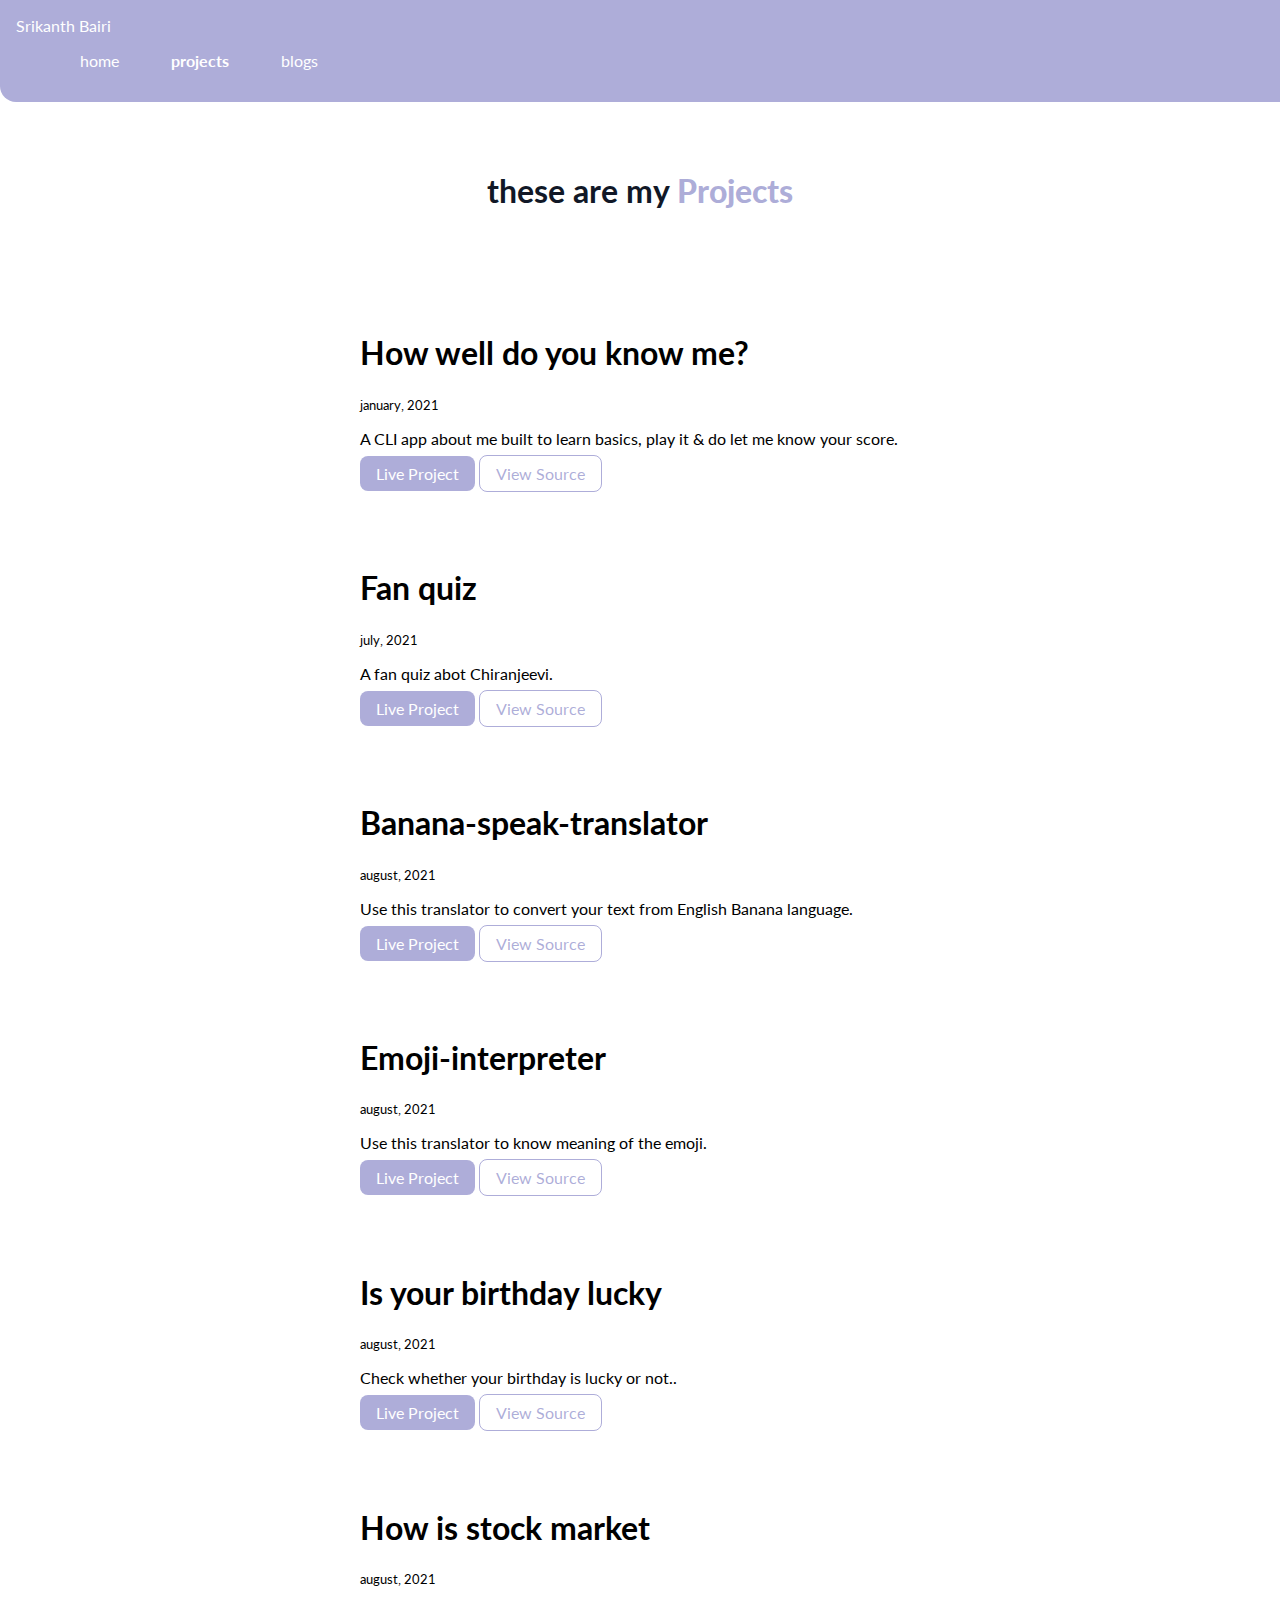
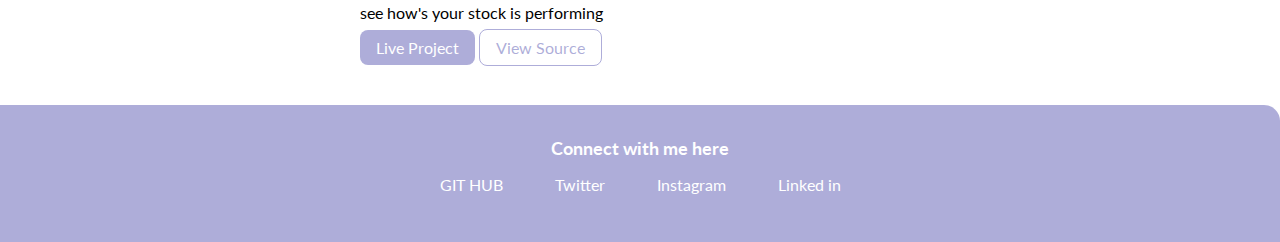
<file: projects.html>
<!DOCTYPE html>
<html lang="en">

<head>
    <meta charset="UTF-8">
    <meta name="viewport" content="width=device-width, initial-scale=1.0">
    <link href="/style.css" rel="stylesheet" />
    <title>Srikanth Bairi| Projects</title>
</head>

<body>
    <nav class="navigation container">
        <div class="nav-brand">Srikanth Bairi</div>
        <ul class="list-non-bullet nav-pills">
            <li class="list-item-inline">
                <a class="link " href="/">home</a>
            </li>
            <li class="list-item-inline">
                <a class="link link-active" href="/projects.html">projects</a>
            </li>
            <li class="list-item-inline">
                <a class="link" href="/blogs.html">blogs</a>
            </li>
        </ul>
    </nav>
    <header class="hero">

        <h1 class="hero-heading">these are my <span class="heading-inverted"><strong>Projects</strong></span></h1>
    </header>

    <ul class="list-non-bullet">

        <li>
            <article class="showcase-list container container-center ">
                <h1>How well do you know me?</h1>
                <small>january, 2021</small>
                <p>A CLI app about me built to learn basics, play it & do let me know your score.</p>

                <a class="link primary-link"
                    href="https://replit.com/@Srikanth14/endgame#">Live
                    Project</a>
                <a class="link  secondary-link" href="https://github.com/Srikanth-14/How-well-do-you-know-me-">View
                    Source</a>

            </article>

        </li>

        <li>
            <article class="showcase-list container container-center">
                <h1>Fan quiz</h1>
                <small>july, 2021</small>
                <p>A fan quiz abot Chiranjeevi.</p>

                <a class="link primary-link"
                    href="https://replit.com/@Srikanth14/endgame-1#">Live Project</a>
                <a class="link secondary-link"
                    href="https://github.com/Srikanth-14/quiz-on-chiranjeevi">View Source</a>
            </article>
        </li>

        <li>
            <article class="showcase-list container container-center ">
                <h1>Banana-speak-translator</h1>
                <small>august, 2021</small>
                <p>Use this translator to convert your text from English Banana language.</p>

                <a class="link primary-link"
                    href="https://srikanth-banana-trans.netlify.app/">Live
                    Project</a>
                <a class="link  secondary-link" href="https://github.com/Srikanth-14/Banana-speak">View
                    Source</a>

            </article>

        </li>
    

        <li>
            <article class="showcase-list container container-center ">
                <h1>Emoji-interpreter</h1>
                <small>august, 2021</small>
                <p>Use this translator to know meaning of the emoji.</p>
    
                <a class="link primary-link"
                    href="https://pvuli.csb.app/">Live
                    Project</a>
                <a class="link  secondary-link" href="https://github.com/Srikanth-14/emoji-interpreter">View
                    Source</a>
    
            </article>
        </li>

        <li>
            <article class="showcase-list container container-center ">
                <h1>Is your birthday lucky</h1>
                <small>august, 2021</small>
                <p>Check whether your birthday is lucky or not..</p>
    
                <a class="link primary-link"
                    href="https://isyourbirthdaylucky-srikanth14.netlify.app/">Live
                    Project</a>
                <a class="link  secondary-link" href="https://github.com/Srikanth-14/is-your-birthday-lucky">View
                    Source</a>
            </article>
        </li>

        <li>
            <article class="showcase-list container container-center ">
                <h1>How is stock market</h1>
                <small>august, 2021</small>
                <p>see how's your stock is performing</p>
    
                <a class="link primary-link"
                    href="https://cashregister-srikanth.netlify.app/">Live
                    Project</a>
                <a class="link  secondary-link" href="https://github.com/Srikanth-14/how-is-stock-market">View
                    Source</a>
    
            </article>
        </li>
    </ul>

    <footer class="footer">
        <div class="footer-header">Connect with me here</div>
        <ul class="social-links list-non-bullet">
            <li class="list-item-inline">
            <a class="link" href="https://github.com/Srikanth-14">GIT HUB</a>
            </li>
            <li class="list-item-inline">
            <a class="link" href="https://twitter.com/Srikanthbairi14">Twitter</a>
            </li>
            <li class="list-item-inline">
                <a class="link" href="https://www.instagram.com/srikanth_bairi/n">Instagram</a>
            </li>
            <li class="list-item-inline">
                <a class="link" href="https://www.linkedin.com/in/srikanth-bairi-5219391a4/n">Linked in</a>
            </li>
        </ul>
    </footer>

</body>

</html>
</file>
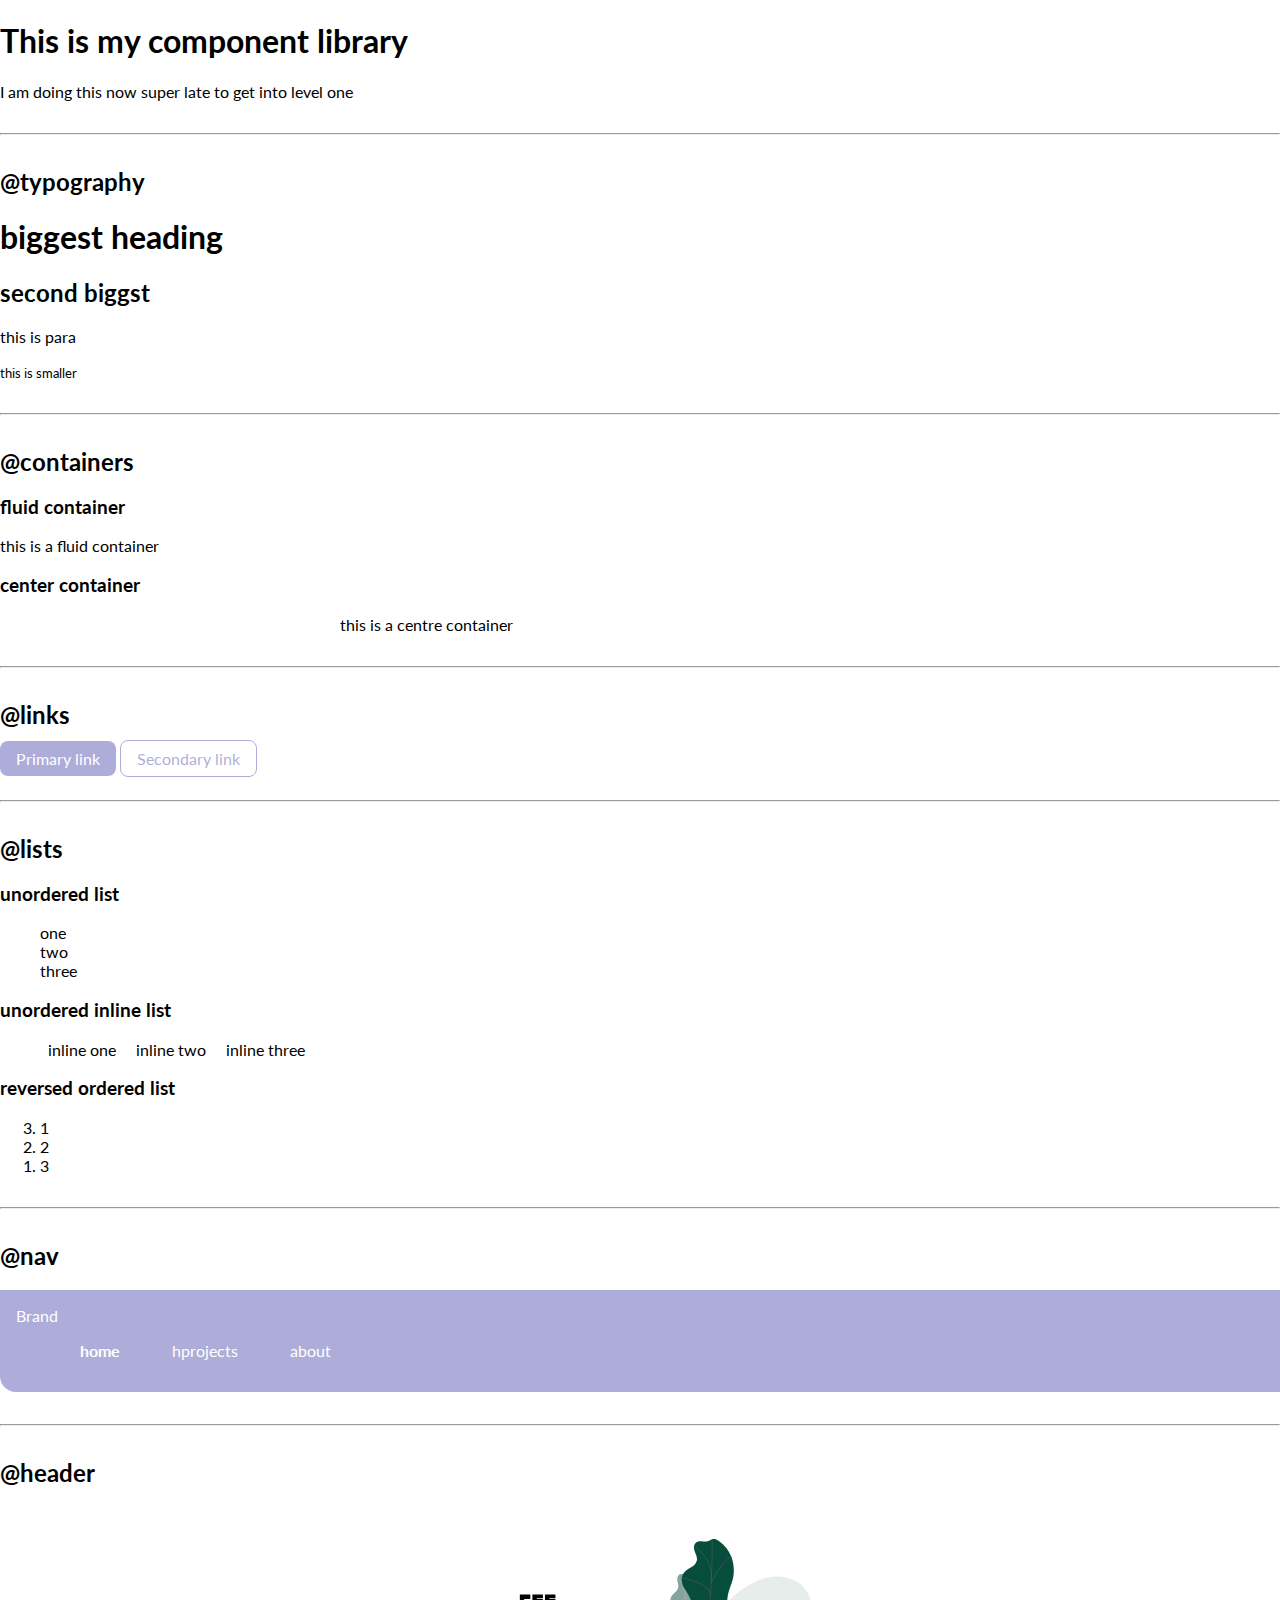
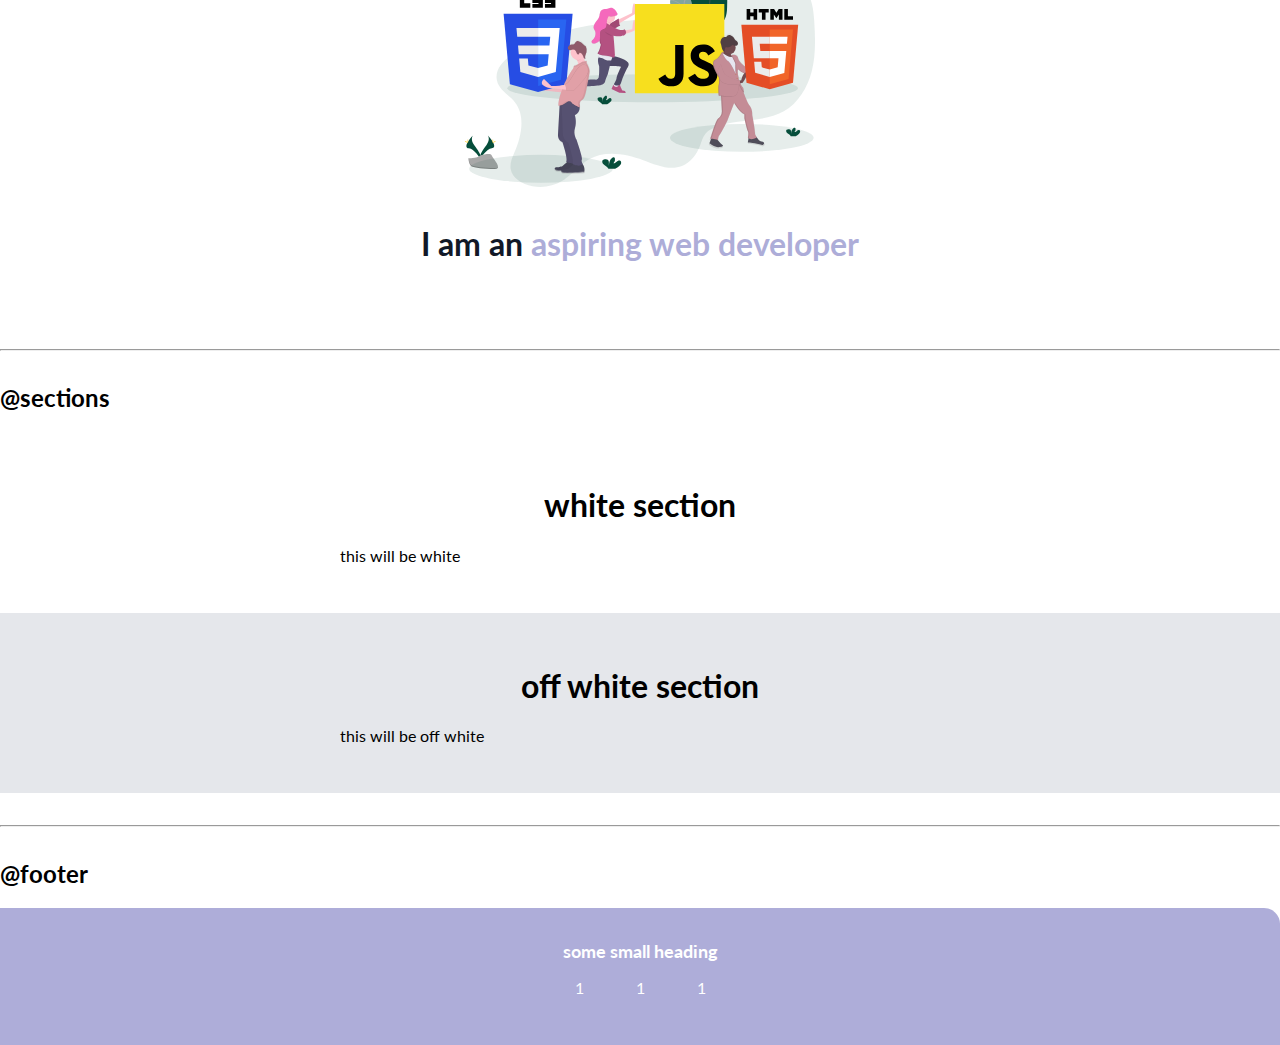
<file: lib/components.html>
<!DOCTYPE html>
<html lang="en">

<head>
    <meta charset="UTF-8">
    <meta name="viewport" content="width=device-width, initial-scale=1.0">
    <title>component library for my portfolio</title>
    <link href="/style.css" rel="stylesheet" />
</head>

<body>
    <h1>This is my component library</h1>
    <p>I am doing this now super late to get into level one</p>
    <hr>
    <h2>@typography</h2>
    <h1>biggest heading</h1>
    <h2>second biggst</h2>
    <p>this is para</p>
    <small>this is smaller</small>
    <hr>
    <h2>@containers</h2>
    <h3>fluid container</h3>
    <div class="container">this is a fluid container</div>
    <h3>center container</h3>
    <div class="container container-center">this is a centre container</div>
    <hr>
    <h2>@links</h2>
    <a class="link primary-link" href="/">Primary link</a>
    <a class="link secondary-link" href="/">Secondary link</a>
    <hr>
    <h2>@lists</h2>
    <h3>unordered list</h3>
    <ul class="list-non-bullet">
        <li>one</li>
        <li>two</li>
        <li>three</li>
    </ul>
    <h3>unordered inline list</h3>
    <ul>
        <li class="list-item-inline">inline one</li>
        <li class="list-item-inline">inline two</li>
        <li class="list-item-inline">inline three</li>
    </ul>
    <h3>reversed ordered list</h3>
    <ol reversed>
        <li>1</li>
        <li>2</li>
        <li>3</li>
    </ol>
    <hr>
    <h2>@nav</h2>
    <nav class="navigation container">
        <div class="nav-brand">Brand</div>
        <ul class="list-non-bullet nav-pills">
            <li class="list-item-inline">
                <a class="link link-active" href="/">home</a>
            </li>
            <li class="list-item-inline">
                <a class="link" href="/">hprojects</a>
            </li>
            <li class="list-item-inline">
                <a class="link" href="/">about</a>
            </li>
        </ul>
    </nav>
    <hr>
    <h2>@header</h2>
    <header class="hero">
        <img class="hero-img" src="/images/hero.svg" />
        <h1 class="hero-heading">I am an <span class="heading-inverted">aspiring web developer</span></h1>
    </header>
    <hr>
    <h2>@sections</h2>
    <section class="section">
        <div class="container container-center">
            <h1>white section</h3>
                <p>this will be white</p>
        </div>
       
    </section>
    <section class="section ow">
        <div class="container container-center">
            <h1>off white section</h3>
                <p>this will be off white</p>
        </div>
        
    </section>
    <hr>
    <h2>@footer</h2>
    <footer class="footer">
        <div class="footer-header"> some small heading</div>
        <ul class="social-links list-non-bullet">
            <li class="list-item-inline">
            <a class="link" href="/">1</a>
            </li>
            <li class="list-item-inline">
            <a class="link" href="/">1</a>
            </li>
            <li class="list-item-inline">
                <a class="link" href="/">1</a>
            </li>
        </ul>
    </footer>

</body>

</html>
</file>
<file: style.css>
@import url('https://fonts.googleapis.com/css2?family=Lato:wght@400;700&display=swap');

:root {
    --primary-color: #7d7cc29f;
    --dark-gray: #111827;
    --off-white: #E5E7EB;
}

body {
    font-family: 'Lato', sans-serif;
    margin: 0px;
}

hr {
    margin: 2rem 0rem;
}

.container {
    padding: orem 1rem;
}

.container-center {
    max-width: 600px;
    margin: auto;
}

.link {
    text-decoration: none;
    padding: 0.5rem 1rem;
}
    
.primary-link {
    background-color: var(--primary-color);
    border-radius: 0.5rem;
    color: white;
}

.secondary-link {
    color: var(--primary-color);
    border-radius: 0.5rem;
    border: 1px solid var(--primary-color);
}

.list-non-bullet {
    list-style: none;
}

.list-item-inline {
    display: inline;
    padding: 0rem 0.5rem;
}

.navigation {
    background-color: var(--primary-color);
    color: white;
    padding: 1rem;
    border-bottom-left-radius: 1rem;
}

.navigation .link {
    color: white;
}

.navigation .link-active {
    font-weight: bold;
}

.hero {
    padding: 2rem;
}

.hero .hero-img {
    max-width: 350px;
    display: block;
    margin: auto;
}

.hero .hero-heading {
    padding-top: 1rem;
    font-size: 2rem;
    color: var(--dark-gray);
    text-align: center;
}

.hero .hero-heading .heading-inverted {
    color: var(--primary-color);
}


.section {
    padding: 2rem;
}

.section h1 {
    text-align: center;

}

.ow {
    background-color: var(--off-white);
}

.footer {
    background-color: var(--primary-color);
    padding: 2rem 1rem;
    text-align: center;
    color: white;
    border-top-right-radius: 1rem;
}

.footer .link {
    color: white;
}

.footer ul {
    padding-inline-start: 0px;
}
.footer .footer-header {
     font-weight: bold;
     font-size: large;
}

.showcase-list {
    padding: 2rem;
}

.showcase-blog {
    padding-bottom: 6rem;
}
</file>
